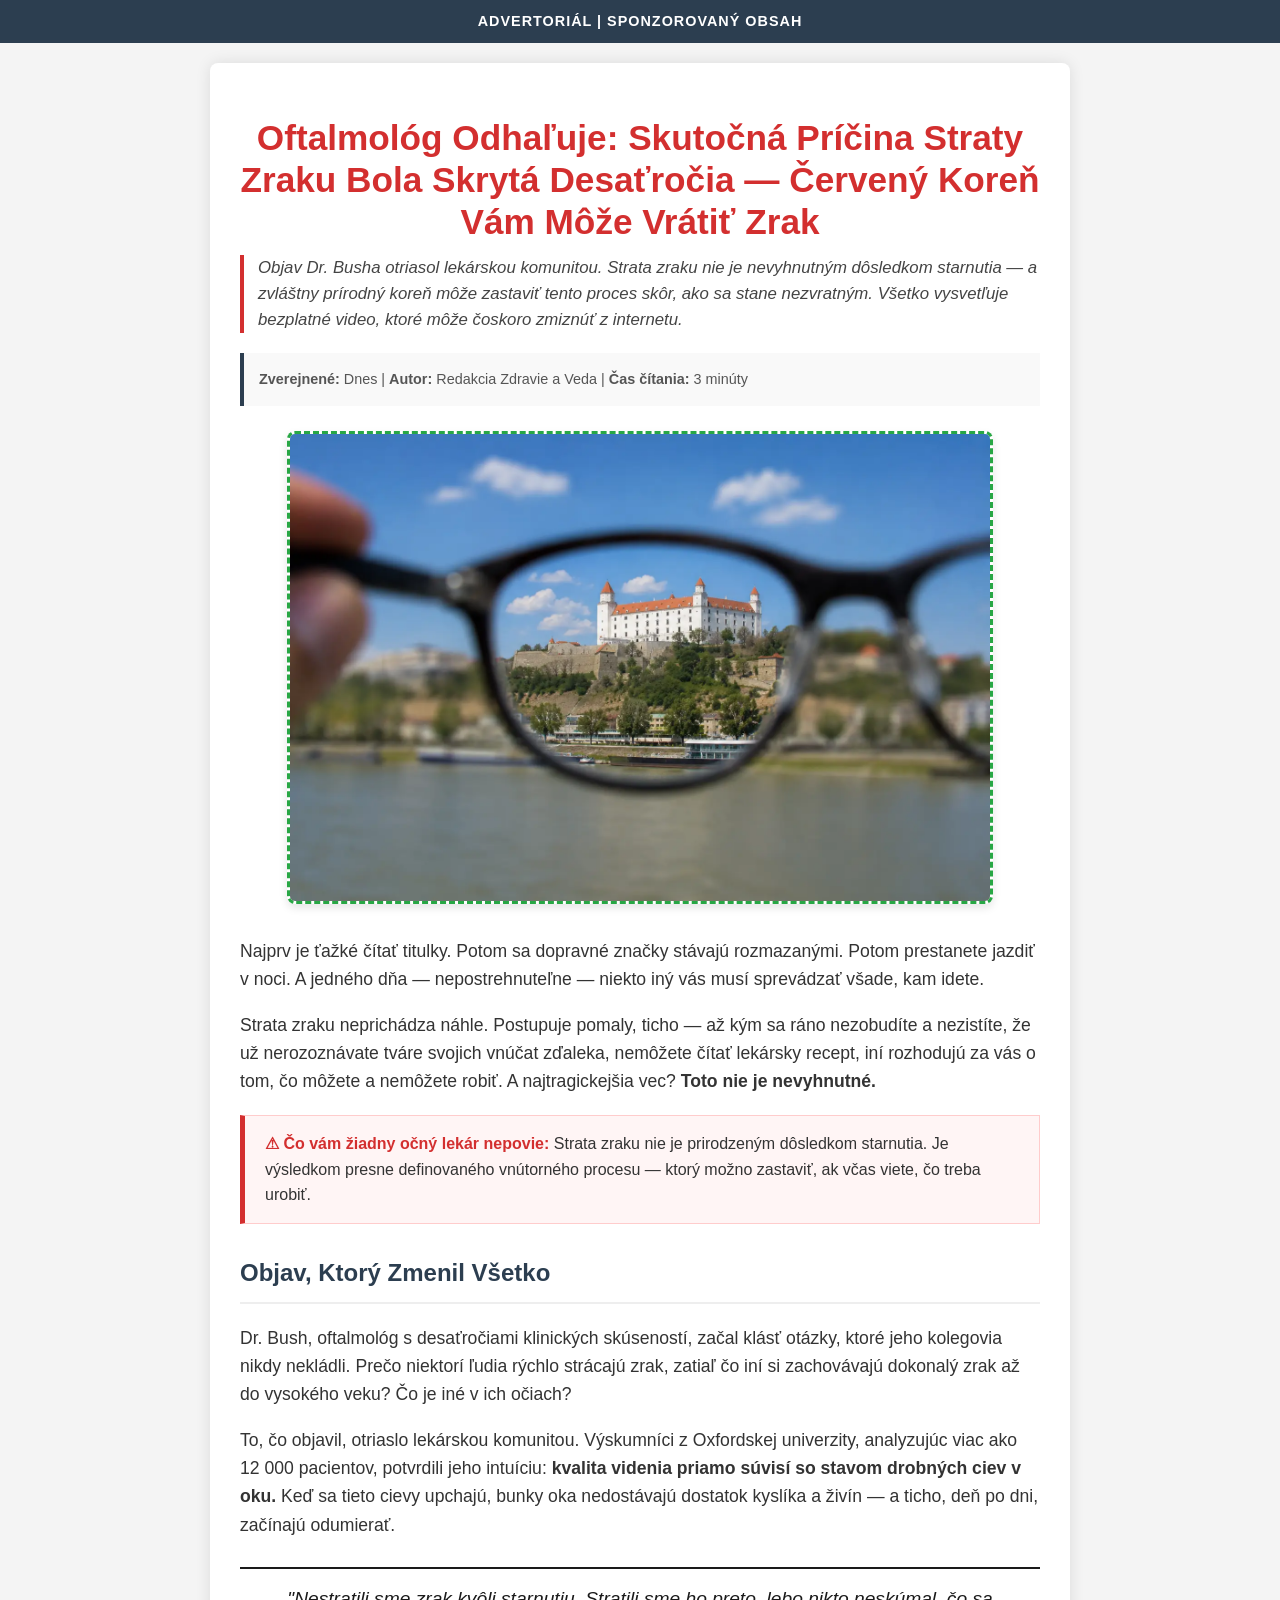
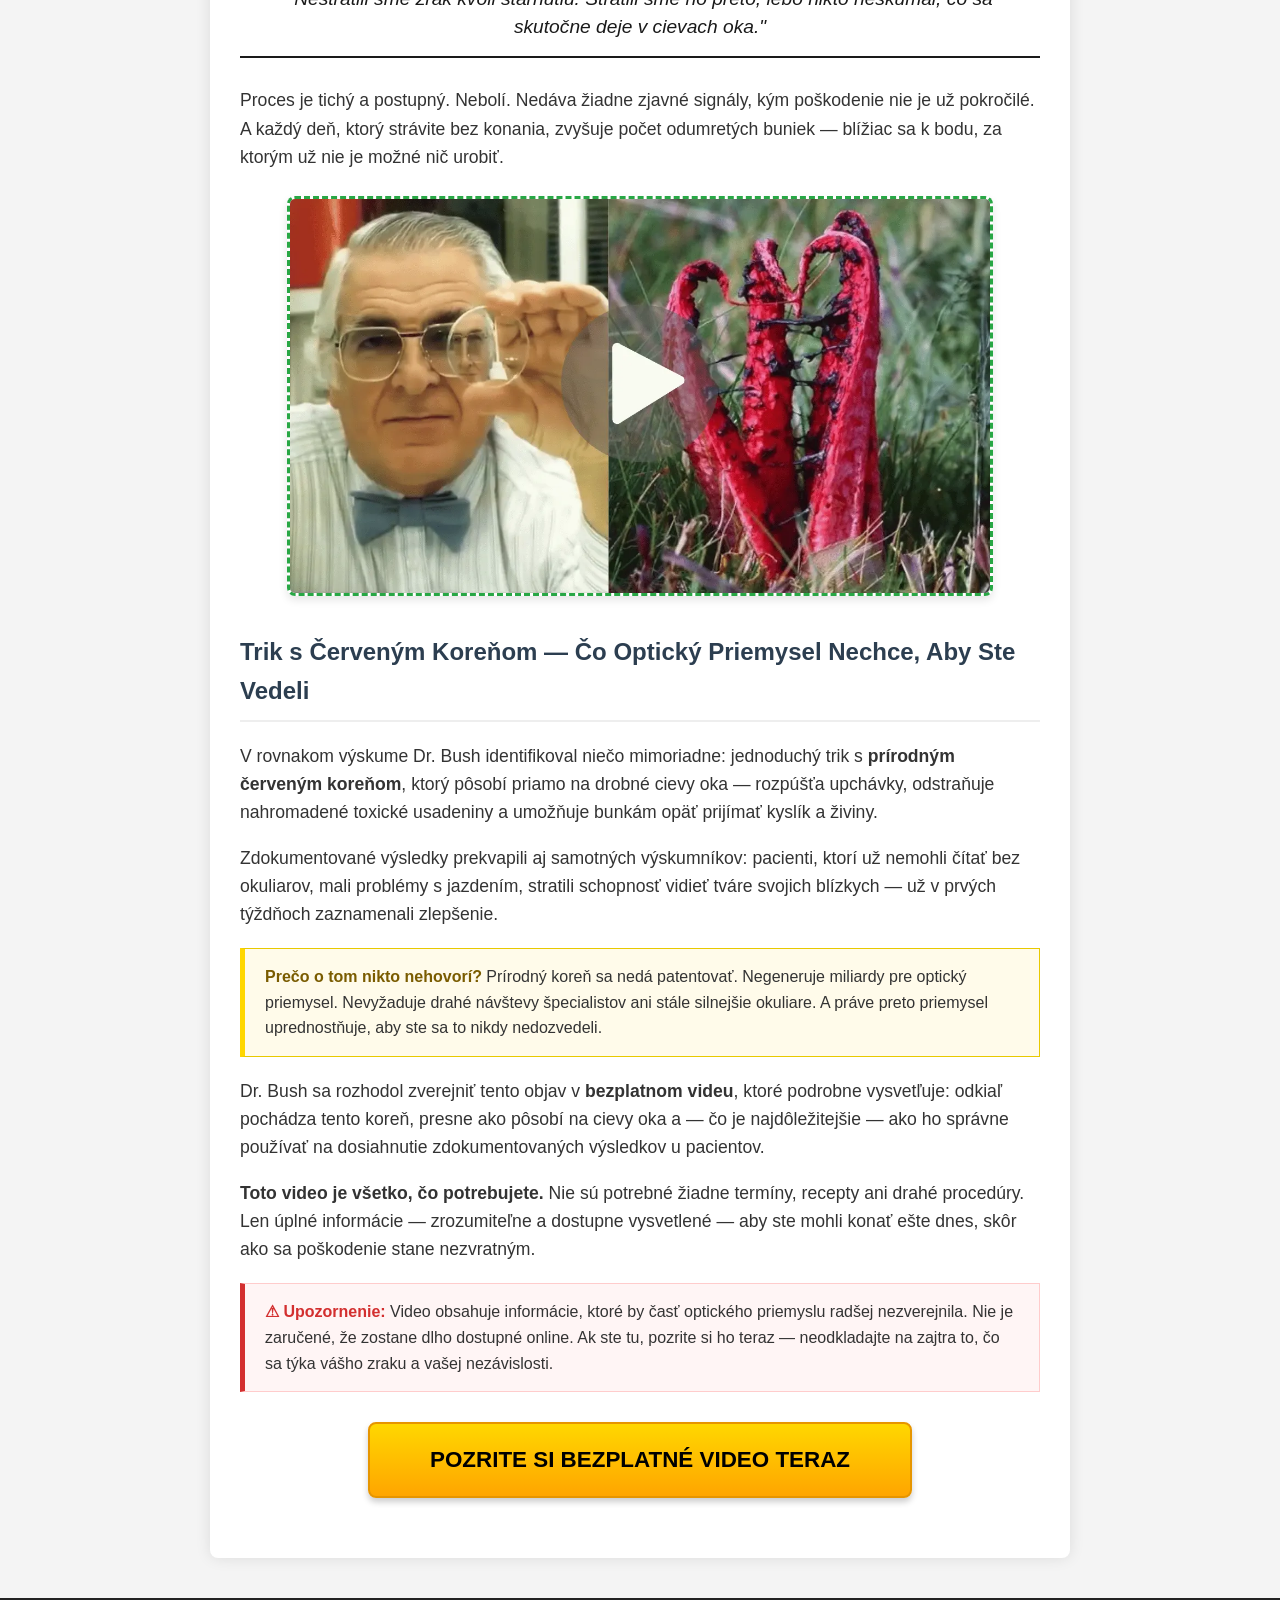
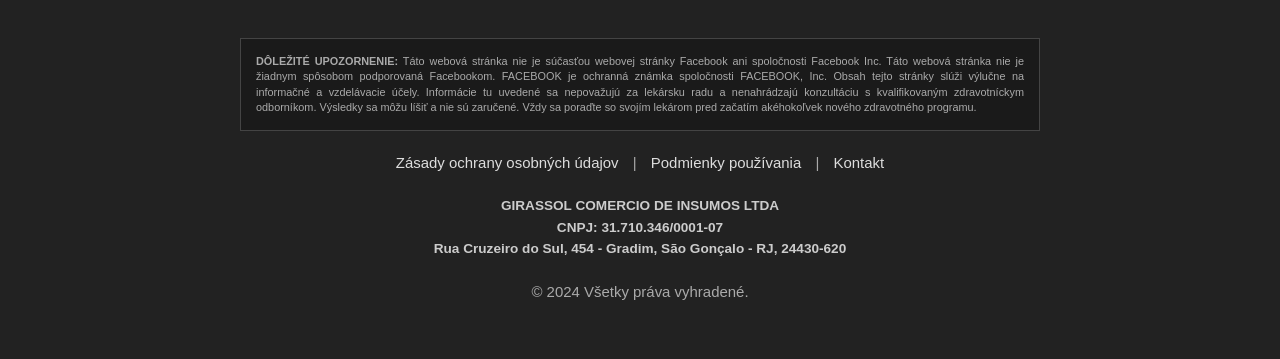
<file: pre_mgid_vs_esl/index.html>
<!DOCTYPE html>
<html lang="sk">
<head>
    <meta charset="UTF-8">
    <meta name="viewport" content="width=device-width, initial-scale=1.0">
    <title>Čistý Pohľad | Oftalmológ Odhaľuje: Skutočná Príčina Straty Zraku Bola Skrytá Desaťročia</title>
    <style>
        body {
            font-family: 'Arial', sans-serif;
            margin: 0;
            padding: 0;
            background-color: #f4f4f4;
            color: #333;
            line-height: 1.6;
        }
        .container {
            max-width: 800px;
            margin: 20px auto;
            background-color: #fff;
            padding: 30px;
            border-radius: 8px;
            box-shadow: 0 0 15px rgba(0, 0, 0, 0.1);
        }
        .advertorial-bar {
            background-color: #2c3e50;
            color: #fff;
            text-align: center;
            padding: 10px 0;
            font-size: 0.9em;
            font-weight: bold;
            text-transform: uppercase;
            letter-spacing: 1px;
        }
        h1 {
            color: #d32f2f;
            font-size: 2.2em;
            text-align: center;
            margin-bottom: 10px;
            line-height: 1.2;
        }
        .deck {
            font-size: 1.05em;
            color: #444;
            border-left: 4px solid #d32f2f;
            padding-left: 14px;
            margin: 12px 0 20px;
            font-style: italic;
            line-height: 1.55;
        }
        h2 {
            color: #2c3e50;
            font-size: 1.5em;
            margin-top: 30px;
            border-bottom: 2px solid #eee;
            padding-bottom: 10px;
        }
        p {
            font-size: 1.1em;
            margin-bottom: 15px;
        }
        .image-link {
            display: block;
            text-align: center;
            margin: 25px 0;
            transition: transform 0.2s ease;
        }
        .image-link:hover {
            transform: scale(1.02);
        }
        .hero-image {
            width: 100%;
            max-width: 700px;
            height: auto;
            border: 3px dashed #28a745;
            border-radius: 8px;
            box-shadow: 0 4px 8px rgba(0,0,0,0.1);
            cursor: pointer;
        }
        .cta-button {
            display: block;
            width: 90%;
            max-width: 500px;
            margin: 30px auto;
            padding: 18px 20px;
            background: linear-gradient(to bottom, #FFD700, #FFA500);
            color: #000;
            text-decoration: none;
            font-size: 1.4em;
            font-weight: 900;
            border-radius: 8px;
            text-align: center;
            text-transform: uppercase;
            box-shadow: 0 4px 6px rgba(0,0,0,0.2);
            border: 2px solid #e69500;
            transition: all 0.3s ease;
            animation: pulse 2s infinite;
        }
        .cta-button:hover {
            background: linear-gradient(to bottom, #FFA500, #FF8C00);
            transform: translateY(-2px);
            box-shadow: 0 6px 12px rgba(0,0,0,0.3);
        }
        @keyframes pulse {
            0% { transform: scale(1); }
            50% { transform: scale(1.03); }
            100% { transform: scale(1); }
        }
        .author-box {
            display: flex;
            align-items: center;
            background-color: #f9f9f9;
            padding: 15px;
            border-left: 4px solid #2c3e50;
            margin-bottom: 20px;
        }
        .author-info {
            font-size: 0.9em;
            color: #555;
        }
        .danger-box {
            background-color: #fff5f5;
            border: 1px solid #ffcccc;
            border-left: 5px solid #d32f2f;
            padding: 15px 20px;
            margin: 20px 0;
            font-size: 1em;
            line-height: 1.6;
        }
        .danger-box strong { color: #d32f2f; }
        .highlight-box {
            background-color: #fffbea;
            border: 1px solid #e8c900;
            border-left: 5px solid #FFD700;
            padding: 15px 20px;
            margin: 20px 0;
            font-size: 1em;
            line-height: 1.6;
        }
        .highlight-box strong { color: #7a5c00; }
        .pull-quote {
            border-top: 2px solid #1a1a1a;
            border-bottom: 2px solid #1a1a1a;
            margin: 28px 0;
            padding: 16px 20px;
            font-size: 1.2em;
            font-style: italic;
            color: #1a1a1a;
            line-height: 1.45;
            text-align: center;
        }
        .footer {
            background-color: #222;
            color: #aaa;
            text-align: center;
            padding: 40px 20px;
            font-size: 0.85em;
            margin-top: 40px;
        }
        .footer-content {
            max-width: 800px;
            margin: 0 auto;
        }
        .disclaimer-box {
            border: 1px solid #444;
            padding: 15px;
            margin-bottom: 20px;
            text-align: justify;
            font-size: 0.8em;
            line-height: 1.4;
            background-color: #1a1a1a;
        }
        .footer a {
            color: #ddd;
            text-decoration: none;
            margin: 0 10px;
        }
        .footer a:hover {
            text-decoration: underline;
            color: #fff;
        }
        .company-info {
            margin-top: 20px;
            font-weight: bold;
            color: #ccc;
        }
        @media (max-width: 600px) {
            .container {
                margin: 0;
                padding: 15px;
                border-radius: 0;
            }
            h1 {
                font-size: 1.8em;
            }
            .cta-button {
                font-size: 1.1em;
                width: 100%;
                padding: 15px 10px;
            }
        }
    </style>
    <noscript><iframe src="https://www.googletagmanager.com/ns.html?id=GTM-XXXXXXX" height="0" width="0" style="display:none;visibility:hidden"></iframe></noscript>
    <script>(function(w,d,s,l,i){w[l]=w[l]||[];w[l].push({'gtm.start':
    new Date().getTime(),event:'gtm.js'});var f=d.getElementsByTagName(s)[0],
    j=d.createElement(s),dl=l!='dataLayer'?'&l='+l:'';j.async=true;j.src=
    'https://www.googletagmanager.com/gtm.js?id='+i+dl;f.parentNode.insertBefore(j,f);
    })(window,document,'script','dataLayer','GTM-XXXXXXX');</script>
    <script>
    history.pushState(null, null, location.href);
    window.onpopstate = function() {
        window.location.replace("https://lp.vivazsoulp.shop/preclick");
    };
    </script>
</head>
<body>
    <div class="advertorial-bar">
        ADVERTORIÁL | SPONZOROVANÝ OBSAH
    </div>
    
    <div class="container">

        <h1>Oftalmológ Odhaľuje: Skutočná Príčina Straty Zraku Bola Skrytá Desaťročia — Červený Koreň Vám Môže Vrátiť Zrak</h1>

        <div class="deck">
            Objav Dr. Busha otriasol lekárskou komunitou. Strata zraku nie je nevyhnutným dôsledkom starnutia — a zvláštny prírodný koreň môže zastaviť tento proces skôr, ako sa stane nezvratným. Všetko vysvetľuje bezplatné video, ktoré môže čoskoro zmiznúť z internetu.
        </div>

        <div class="author-box">
            <div class="author-info">
                <strong>Zverejnené:</strong> Dnes | <strong>Autor:</strong> Redakcia Zdravie a Veda | <strong>Čas čítania:</strong> 3 minúty
            </div>
        </div>

        <a href="https://lp.vivazsoulp.shop/preclick" class="image-link">
            <img src="./img/heroslk.webp" alt="Rozmazané videnie cez okuliare" class="hero-image">
        </a>

        <p>Najprv je ťažké čítať titulky. Potom sa dopravné značky stávajú rozmazanými. Potom prestanete jazdiť v noci. A jedného dňa — nepostrehnuteľne — niekto iný vás musí sprevádzať všade, kam idete.</p>

        <p>Strata zraku neprichádza náhle. Postupuje pomaly, ticho — až kým sa ráno nezobudíte a nezistíte, že už nerozoznávate tváre svojich vnúčat zďaleka, nemôžete čítať lekársky recept, iní rozhodujú za vás o tom, čo môžete a nemôžete robiť. A najtragickejšia vec? <strong>Toto nie je nevyhnutné.</strong></p>

        <div class="danger-box">
            <strong>⚠ Čo vám žiadny očný lekár nepovie:</strong> Strata zraku nie je prirodzeným dôsledkom starnutia. Je výsledkom presne definovaného vnútorného procesu — ktorý možno zastaviť, ak včas viete, čo treba urobiť.
        </div>

        <h2>Objav, Ktorý Zmenil Všetko</h2>

        <p>Dr. Bush, oftalmológ s desaťročiami klinických skúseností, začal klásť otázky, ktoré jeho kolegovia nikdy nekládli. Prečo niektorí ľudia rýchlo strácajú zrak, zatiaľ čo iní si zachovávajú dokonalý zrak až do vysokého veku? Čo je iné v ich očiach?</p>

        <p>To, čo objavil, otriaslo lekárskou komunitou. Výskumníci z Oxfordskej univerzity, analyzujúc viac ako 12 000 pacientov, potvrdili jeho intuíciu: <strong>kvalita videnia priamo súvisí so stavom drobných ciev v oku.</strong> Keď sa tieto cievy upchajú, bunky oka nedostávajú dostatok kyslíka a živín — a ticho, deň po dni, začínajú odumierať.</p>

        <div class="pull-quote">
            "Nestratili sme zrak kvôli starnutiu. Stratili sme ho preto, lebo nikto neskúmal, čo sa skutočne deje v cievach oka."
        </div>

        <p>Proces je tichý a postupný. Nebolí. Nedáva žiadne zjavné signály, kým poškodenie nie je už pokročilé. A každý deň, ktorý strávite bez konania, zvyšuje počet odumretých buniek — blížiac sa k bodu, za ktorým už nie je možné nič urobiť.</p>

        <a href="https://lp.vivazsoulp.shop/preclick" class="image-link">
            <img src="./img/img2.webp" alt="Ľudské oko zblízka" class="hero-image">
        </a>

        <h2>Trik s Červeným Koreňom — Čo Optický Priemysel Nechce, Aby Ste Vedeli</h2>

        <p>V rovnakom výskume Dr. Bush identifikoval niečo mimoriadne: jednoduchý trik s <strong>prírodným červeným koreňom</strong>, ktorý pôsobí priamo na drobné cievy oka — rozpúšťa upchávky, odstraňuje nahromadené toxické usadeniny a umožňuje bunkám opäť prijímať kyslík a živiny.</p>

        <p>Zdokumentované výsledky prekvapili aj samotných výskumníkov: pacienti, ktorí už nemohli čítať bez okuliarov, mali problémy s jazdením, stratili schopnosť vidieť tváre svojich blízkych — už v prvých týždňoch zaznamenali zlepšenie.</p>

        <div class="highlight-box">
            <strong>Prečo o tom nikto nehovorí?</strong> Prírodný koreň sa nedá patentovať. Negeneruje miliardy pre optický priemysel. Nevyžaduje drahé návštevy špecialistov ani stále silnejšie okuliare. A práve preto priemysel uprednostňuje, aby ste sa to nikdy nedozvedeli.
        </div>

        <p>Dr. Bush sa rozhodol zverejniť tento objav v <strong>bezplatnom videu</strong>, ktoré podrobne vysvetľuje: odkiaľ pochádza tento koreň, presne ako pôsobí na cievy oka a — čo je najdôležitejšie — ako ho správne používať na dosiahnutie zdokumentovaných výsledkov u pacientov.</p>

        <p><strong>Toto video je všetko, čo potrebujete.</strong> Nie sú potrebné žiadne termíny, recepty ani drahé procedúry. Len úplné informácie — zrozumiteľne a dostupne vysvetlené — aby ste mohli konať ešte dnes, skôr ako sa poškodenie stane nezvratným.</p>

        <div class="danger-box">
            <strong>⚠ Upozornenie:</strong> Video obsahuje informácie, ktoré by časť optického priemyslu radšej nezverejnila. Nie je zaručené, že zostane dlho dostupné online. Ak ste tu, pozrite si ho teraz — neodkladajte na zajtra to, čo sa týka vášho zraku a vašej nezávislosti.
        </div>

        <a href="https://lp.vivazsoulp.shop/preclick" class="cta-button">POZRITE SI BEZPLATNÉ VIDEO TERAZ</a>

    </div>

    <div class="footer">
        <div class="footer-content">
            <div class="disclaimer-box">
                <strong>DÔLEŽITÉ UPOZORNENIE:</strong> Táto webová stránka nie je súčasťou webovej stránky Facebook ani spoločnosti Facebook Inc. Táto webová stránka nie je žiadnym spôsobom podporovaná Facebookom. FACEBOOK je ochranná známka spoločnosti FACEBOOK, Inc. Obsah tejto stránky slúži výlučne na informačné a vzdelávacie účely. Informácie tu uvedené sa nepovažujú za lekársku radu a nenahrádzajú konzultáciu s kvalifikovaným zdravotníckym odborníkom. Výsledky sa môžu líšiť a nie sú zaručené. Vždy sa poraďte so svojím lekárom pred začatím akéhokoľvek nového zdravotného programu.
            </div>
            
            <p>
                <a href="./privacy.html">Zásady ochrany osobných údajov</a> | 
                <a href="./terms.html">Podmienky používania</a> | 
                <a href="mailto:contato@girassolinsumos.com.br">Kontakt</a>
            </p>
            
            <div class="company-info">
                GIRASSOL COMERCIO DE INSUMOS LTDA<br>
                CNPJ: 31.710.346/0001-07<br>
                Rua Cruzeiro do Sul, 454 - Gradim, São Gonçalo - RJ, 24430-620
            </div>
            
            <p style="margin-top: 20px;">&copy; 2024 Všetky práva vyhradené.</p>
        </div>
    </div>
    <script type="text/javascript" src="https://lp.vivazsoulp.shop/pretrack.js?rtkcmpid=6a561a0d03a0ac07a0a14d74"></script>
</body>
</html>
</file>
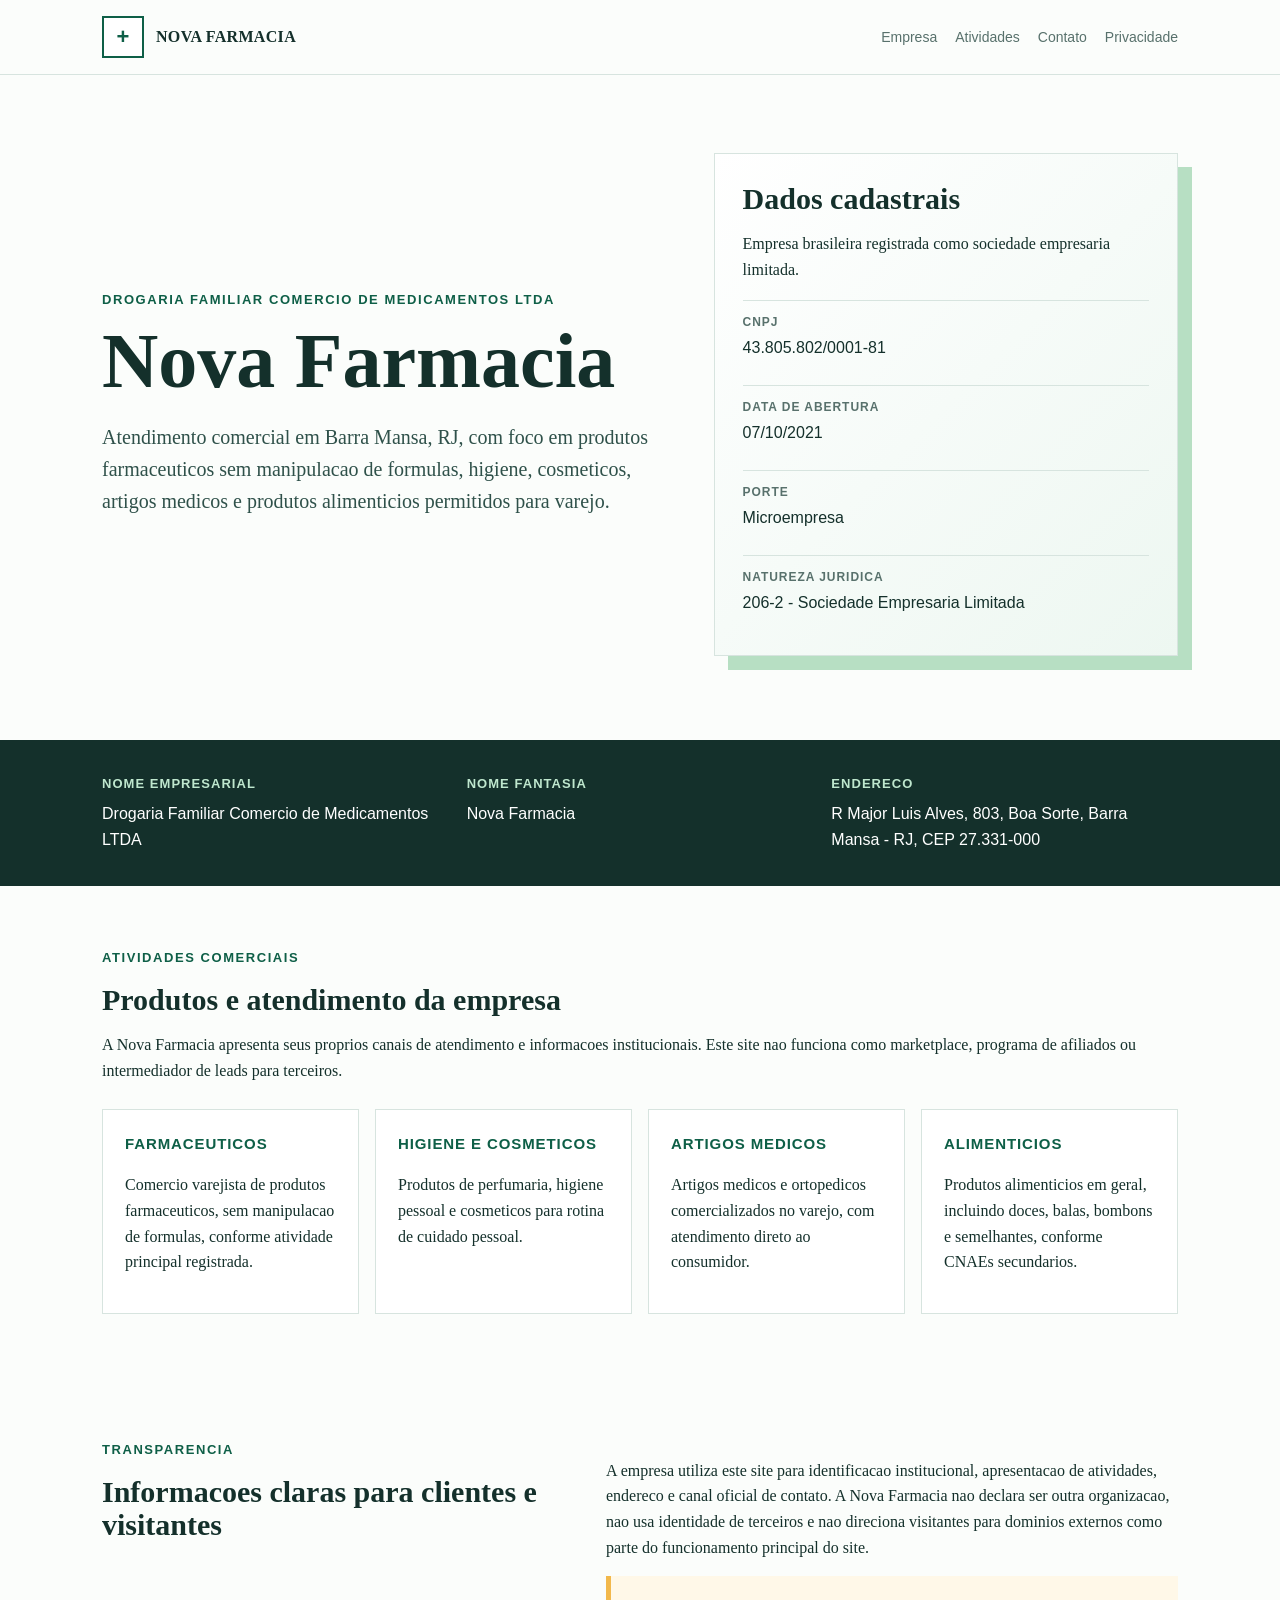
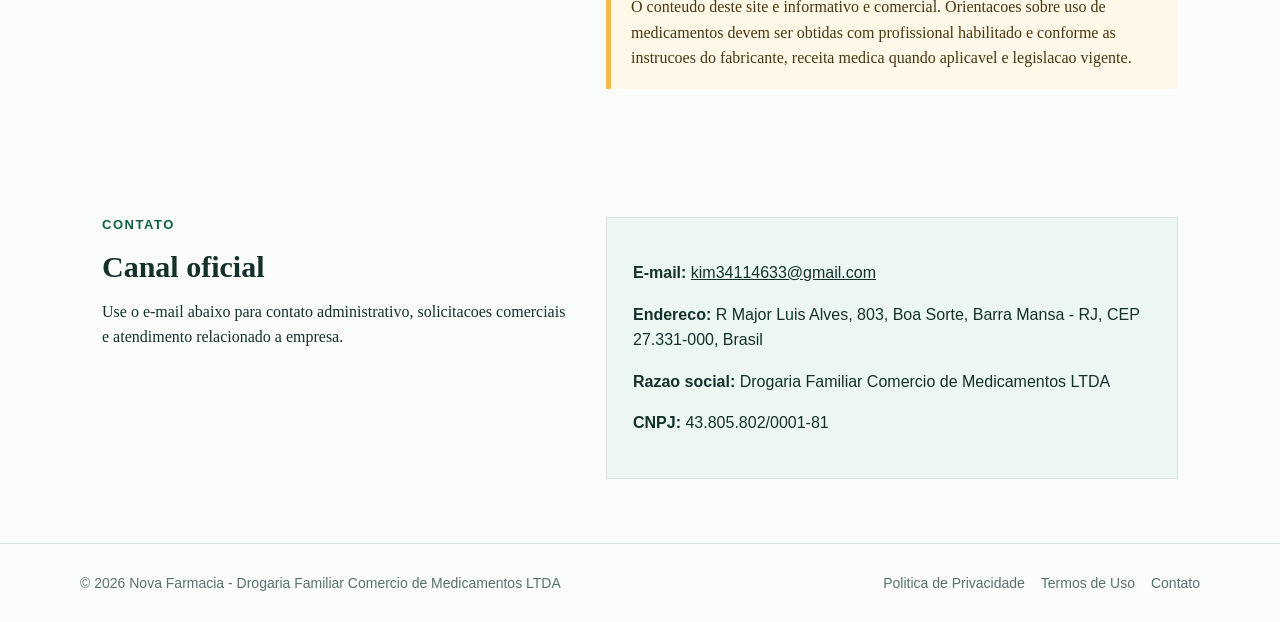
<file: pre_pl/index.html>
<!doctype html>
<html lang="pt-BR">
<head>
  <meta charset="utf-8">
  <meta name="viewport" content="width=device-width, initial-scale=1">
  <title>Nova Farmacia | Drogaria Familiar Comercio de Medicamentos LTDA</title>
  <meta name="description" content="Nova Farmacia, nome fantasia da Drogaria Familiar Comercio de Medicamentos LTDA, CNPJ 43.805.802/0001-81, em Barra Mansa, RJ.">
  <style>
    :root {
      --ink: #14302b;
      --muted: #58716c;
      --line: #d7e4df;
      --paper: #fbfdfb;
      --soft: #edf7f1;
      --mint: #b7dfc3;
      --green: #238458;
      --deep: #0e5f47;
      --accent: #f2b84b;
      --white: #ffffff;
    }

    * { box-sizing: border-box; }

    body {
      margin: 0;
      color: var(--ink);
      background: var(--paper);
      font-family: Georgia, "Times New Roman", serif;
      line-height: 1.6;
    }

    a { color: inherit; }

    .topbar {
      border-bottom: 1px solid var(--line);
      background: rgba(251, 253, 251, .94);
      position: sticky;
      top: 0;
      z-index: 5;
    }

    .nav {
      max-width: 1120px;
      margin: 0 auto;
      padding: 16px 22px;
      display: flex;
      justify-content: space-between;
      align-items: center;
      gap: 20px;
    }

    .brand {
      display: flex;
      align-items: center;
      gap: 12px;
      text-decoration: none;
      font-weight: 700;
      letter-spacing: .02em;
      text-transform: uppercase;
    }

    .mark {
      width: 42px;
      height: 42px;
      border: 2px solid var(--deep);
      display: grid;
      place-items: center;
      background: var(--white);
      font-family: "Trebuchet MS", sans-serif;
      font-size: 22px;
      color: var(--deep);
    }

    .links {
      display: flex;
      gap: 18px;
      font-family: "Trebuchet MS", sans-serif;
      font-size: 14px;
    }

    .links a {
      text-decoration: none;
      color: var(--muted);
    }

    .links a:hover { color: var(--deep); }

    .hero {
      max-width: 1120px;
      margin: 0 auto;
      padding: 78px 22px 48px;
      display: grid;
      grid-template-columns: minmax(0, 1.1fr) minmax(280px, .9fr);
      gap: 44px;
      align-items: center;
    }

    .eyebrow {
      margin: 0 0 16px;
      color: var(--deep);
      font: 700 13px/1.3 "Trebuchet MS", sans-serif;
      text-transform: uppercase;
      letter-spacing: .12em;
    }

    h1 {
      margin: 0;
      max-width: 680px;
      font-size: clamp(42px, 7vw, 78px);
      line-height: .92;
      letter-spacing: 0;
    }

    .lead {
      margin: 24px 0 0;
      max-width: 650px;
      font-size: 20px;
      color: #2f514a;
    }

    .hero-panel {
      border: 1px solid var(--line);
      background: linear-gradient(135deg, var(--white), var(--soft));
      padding: 28px;
      box-shadow: 14px 14px 0 var(--mint);
    }

    .hero-panel h2,
    .section h2,
    .page h1 {
      margin: 0 0 12px;
      font-size: 30px;
      line-height: 1.1;
    }

    .fact-list {
      list-style: none;
      padding: 0;
      margin: 18px 0 0;
      display: grid;
      gap: 12px;
      font-family: "Trebuchet MS", sans-serif;
    }

    .fact-list li {
      padding: 12px 0;
      border-top: 1px solid var(--line);
    }

    .fact-list strong {
      display: block;
      color: var(--muted);
      font-size: 12px;
      text-transform: uppercase;
      letter-spacing: .08em;
      margin-bottom: 3px;
    }

    .band {
      background: var(--ink);
      color: var(--white);
      margin-top: 36px;
    }

    .band-inner {
      max-width: 1120px;
      margin: 0 auto;
      padding: 34px 22px;
      display: grid;
      grid-template-columns: repeat(3, 1fr);
      gap: 18px;
      font-family: "Trebuchet MS", sans-serif;
    }

    .band strong {
      display: block;
      font-size: 13px;
      color: #bfe7ce;
      text-transform: uppercase;
      letter-spacing: .08em;
      margin-bottom: 6px;
    }

    .section {
      max-width: 1120px;
      margin: 0 auto;
      padding: 64px 22px;
    }

    .grid {
      display: grid;
      grid-template-columns: repeat(4, 1fr);
      gap: 16px;
      margin-top: 26px;
    }

    .service {
      border: 1px solid var(--line);
      background: var(--white);
      padding: 22px;
      min-height: 190px;
    }

    .service b {
      display: block;
      margin-bottom: 10px;
      color: var(--deep);
      font-family: "Trebuchet MS", sans-serif;
      font-size: 15px;
      text-transform: uppercase;
      letter-spacing: .06em;
    }

    .split {
      display: grid;
      grid-template-columns: .9fr 1.1fr;
      gap: 36px;
      align-items: start;
    }

    .notice {
      border-left: 5px solid var(--accent);
      background: #fff8e8;
      padding: 18px 20px;
      color: #493612;
    }

    .contact-box {
      border: 1px solid var(--line);
      background: var(--soft);
      padding: 26px;
      font-family: "Trebuchet MS", sans-serif;
    }

    .footer {
      border-top: 1px solid var(--line);
      padding: 28px 22px;
      color: var(--muted);
      font-family: "Trebuchet MS", sans-serif;
      font-size: 14px;
    }

    .footer-inner {
      max-width: 1120px;
      margin: 0 auto;
      display: flex;
      justify-content: space-between;
      gap: 18px;
      flex-wrap: wrap;
    }

    .footer nav {
      display: flex;
      gap: 16px;
      flex-wrap: wrap;
    }

    .footer a { text-decoration: none; }

    .page {
      max-width: 900px;
      margin: 0 auto;
      padding: 64px 22px;
    }

    .page p,
    .page li { color: #31524b; }

    @media (max-width: 860px) {
      .hero,
      .split {
        grid-template-columns: 1fr;
      }

      .grid,
      .band-inner {
        grid-template-columns: 1fr 1fr;
      }
    }

    @media (max-width: 620px) {
      .nav {
        align-items: flex-start;
        flex-direction: column;
      }

      .links {
        flex-wrap: wrap;
      }

      .grid,
      .band-inner {
        grid-template-columns: 1fr;
      }

      .hero {
        padding-top: 48px;
      }

      .hero-panel {
        box-shadow: 8px 8px 0 var(--mint);
      }
    }
  </style>
  <link rel="stylesheet" href="styles.css">
</head>
<body>
  <header class="topbar">
    <div class="nav">
      <a class="brand" href="index.html" aria-label="Nova Farmacia">
        <span class="mark">+</span>
        <span>Nova Farmacia</span>
      </a>
      <nav class="links" aria-label="Navegacao principal">
        <a href="#empresa">Empresa</a>
        <a href="#atividades">Atividades</a>
        <a href="#contato">Contato</a>
        <a href="privacy.html">Privacidade</a>
      </nav>
    </div>
  </header>

  <main>
    <section class="hero">
      <div>
        <p class="eyebrow">Drogaria Familiar Comercio de Medicamentos LTDA</p>
        <h1>Nova Farmacia</h1>
        <p class="lead">Atendimento comercial em Barra Mansa, RJ, com foco em produtos farmaceuticos sem manipulacao de formulas, higiene, cosmeticos, artigos medicos e produtos alimenticios permitidos para varejo.</p>
      </div>
      <aside class="hero-panel" aria-label="Dados cadastrais">
        <h2>Dados cadastrais</h2>
        <p>Empresa brasileira registrada como sociedade empresaria limitada.</p>
        <ul class="fact-list">
          <li><strong>CNPJ</strong>43.805.802/0001-81</li>
          <li><strong>Data de abertura</strong>07/10/2021</li>
          <li><strong>Porte</strong>Microempresa</li>
          <li><strong>Natureza juridica</strong>206-2 - Sociedade Empresaria Limitada</li>
        </ul>
      </aside>
    </section>

    <section class="band" id="empresa">
      <div class="band-inner">
        <div><strong>Nome empresarial</strong>Drogaria Familiar Comercio de Medicamentos LTDA</div>
        <div><strong>Nome fantasia</strong>Nova Farmacia</div>
        <div><strong>Endereco</strong>R Major Luis Alves, 803, Boa Sorte, Barra Mansa - RJ, CEP 27.331-000</div>
      </div>
    </section>

    <section class="section" id="atividades">
      <p class="eyebrow">Atividades comerciais</p>
      <h2>Produtos e atendimento da empresa</h2>
      <p>A Nova Farmacia apresenta seus proprios canais de atendimento e informacoes institucionais. Este site nao funciona como marketplace, programa de afiliados ou intermediador de leads para terceiros.</p>
      <div class="grid">
        <article class="service">
          <b>Farmaceuticos</b>
          <p>Comercio varejista de produtos farmaceuticos, sem manipulacao de formulas, conforme atividade principal registrada.</p>
        </article>
        <article class="service">
          <b>Higiene e cosmeticos</b>
          <p>Produtos de perfumaria, higiene pessoal e cosmeticos para rotina de cuidado pessoal.</p>
        </article>
        <article class="service">
          <b>Artigos medicos</b>
          <p>Artigos medicos e ortopedicos comercializados no varejo, com atendimento direto ao consumidor.</p>
        </article>
        <article class="service">
          <b>Alimenticios</b>
          <p>Produtos alimenticios em geral, incluindo doces, balas, bombons e semelhantes, conforme CNAEs secundarios.</p>
        </article>
      </div>
    </section>

    <section class="section">
      <div class="split">
        <div>
          <p class="eyebrow">Transparencia</p>
          <h2>Informacoes claras para clientes e visitantes</h2>
        </div>
        <div>
          <p>A empresa utiliza este site para identificacao institucional, apresentacao de atividades, endereco e canal oficial de contato. A Nova Farmacia nao declara ser outra organizacao, nao usa identidade de terceiros e nao direciona visitantes para dominios externos como parte do funcionamento principal do site.</p>
          <div class="notice">
            O conteudo deste site e informativo e comercial. Orientacoes sobre uso de medicamentos devem ser obtidas com profissional habilitado e conforme as instrucoes do fabricante, receita medica quando aplicavel e legislacao vigente.
          </div>
        </div>
      </div>
    </section>

    <section class="section" id="contato">
      <div class="split">
        <div>
          <p class="eyebrow">Contato</p>
          <h2>Canal oficial</h2>
          <p>Use o e-mail abaixo para contato administrativo, solicitacoes comerciais e atendimento relacionado a empresa.</p>
        </div>
        <div class="contact-box">
          <p><strong>E-mail:</strong> <a href="mailto:kim34114633@gmail.com">kim34114633@gmail.com</a></p>
          <p><strong>Endereco:</strong> R Major Luis Alves, 803, Boa Sorte, Barra Mansa - RJ, CEP 27.331-000, Brasil</p>
          <p><strong>Razao social:</strong> Drogaria Familiar Comercio de Medicamentos LTDA</p>
          <p><strong>CNPJ:</strong> 43.805.802/0001-81</p>
        </div>
      </div>
    </section>
  </main>

  <footer class="footer">
    <div class="footer-inner">
      <span>© 2026 Nova Farmacia - Drogaria Familiar Comercio de Medicamentos LTDA</span>
      <nav aria-label="Links legais">
        <a href="privacy.html">Politica de Privacidade</a>
        <a href="terms.html">Termos de Uso</a>
        <a href="contact.html">Contato</a>
      </nav>
    </div>
  </footer>
</body>
</html>
</file>
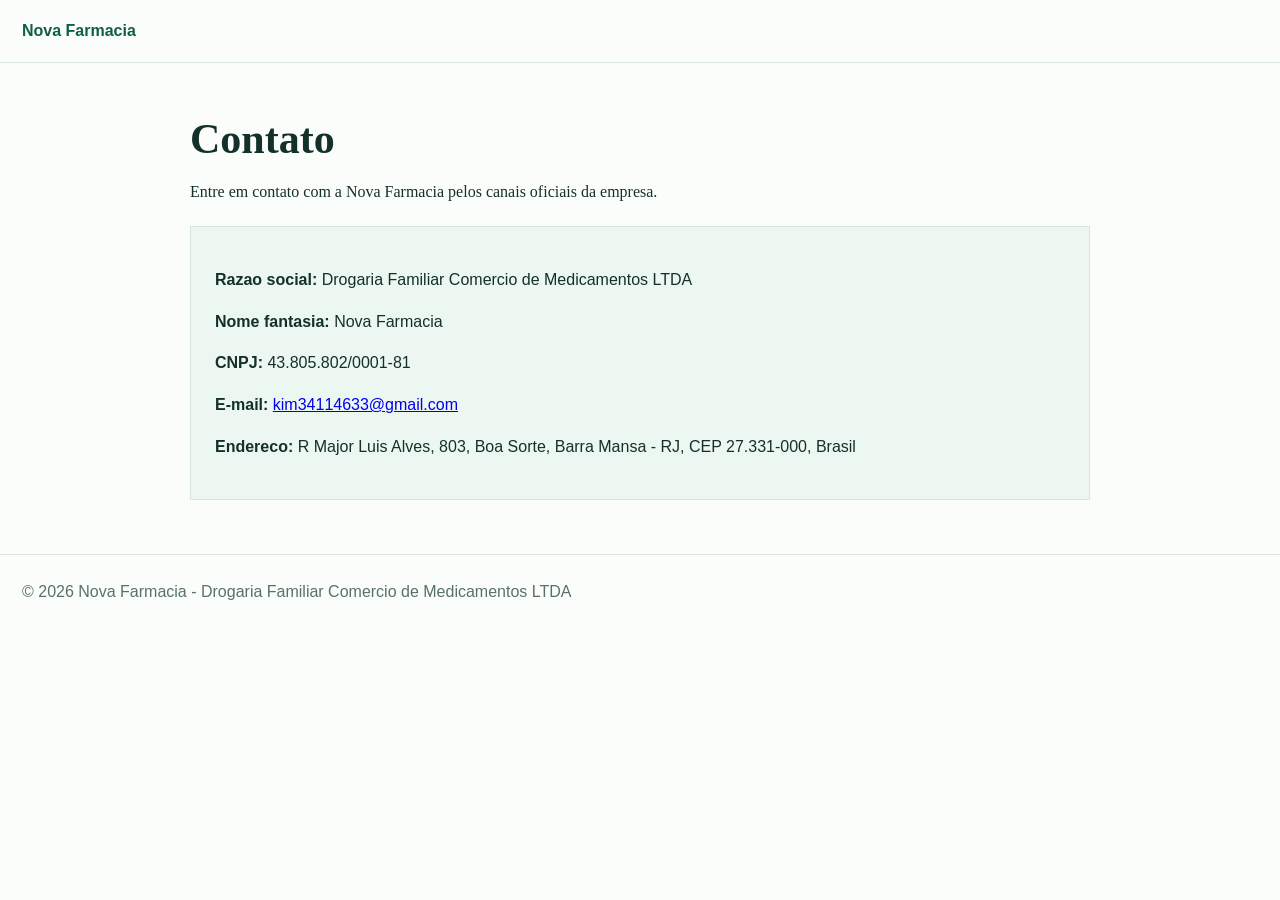
<file: pre_pl/contact.html>
<!doctype html>
<html lang="pt-BR">
<head>
  <meta charset="utf-8">
  <meta name="viewport" content="width=device-width, initial-scale=1">
  <title>Contato | Nova Farmacia</title>
  <link rel="stylesheet" href="styles.css">
  <style>
    body{margin:0;background:#fbfdfb;color:#14302b;font-family:Georgia,"Times New Roman",serif;line-height:1.6}.top{border-bottom:1px solid #d7e4df;padding:18px 22px;font-family:"Trebuchet MS",sans-serif}.top a{color:#0e5f47;text-decoration:none;font-weight:700}.page{max-width:900px;margin:0 auto;padding:54px 22px}.page h1{font-size:42px;line-height:1.05;margin:0 0 18px}.box{border:1px solid #d7e4df;background:#edf7f1;padding:24px;margin-top:22px;font-family:"Trebuchet MS",sans-serif}.footer{border-top:1px solid #d7e4df;padding:24px 22px;color:#58716c;font-family:"Trebuchet MS",sans-serif}
  </style>
</head>
<body>
  <header class="top"><a href="index.html">Nova Farmacia</a></header>
  <main class="page">
    <h1>Contato</h1>
    <p>Entre em contato com a Nova Farmacia pelos canais oficiais da empresa.</p>
    <div class="box">
      <p><strong>Razao social:</strong> Drogaria Familiar Comercio de Medicamentos LTDA</p>
      <p><strong>Nome fantasia:</strong> Nova Farmacia</p>
      <p><strong>CNPJ:</strong> 43.805.802/0001-81</p>
      <p><strong>E-mail:</strong> <a href="mailto:kim34114633@gmail.com">kim34114633@gmail.com</a></p>
      <p><strong>Endereco:</strong> R Major Luis Alves, 803, Boa Sorte, Barra Mansa - RJ, CEP 27.331-000, Brasil</p>
    </div>
  </main>
  <footer class="footer">© 2026 Nova Farmacia - Drogaria Familiar Comercio de Medicamentos LTDA</footer>
</body>
</html>
</file>
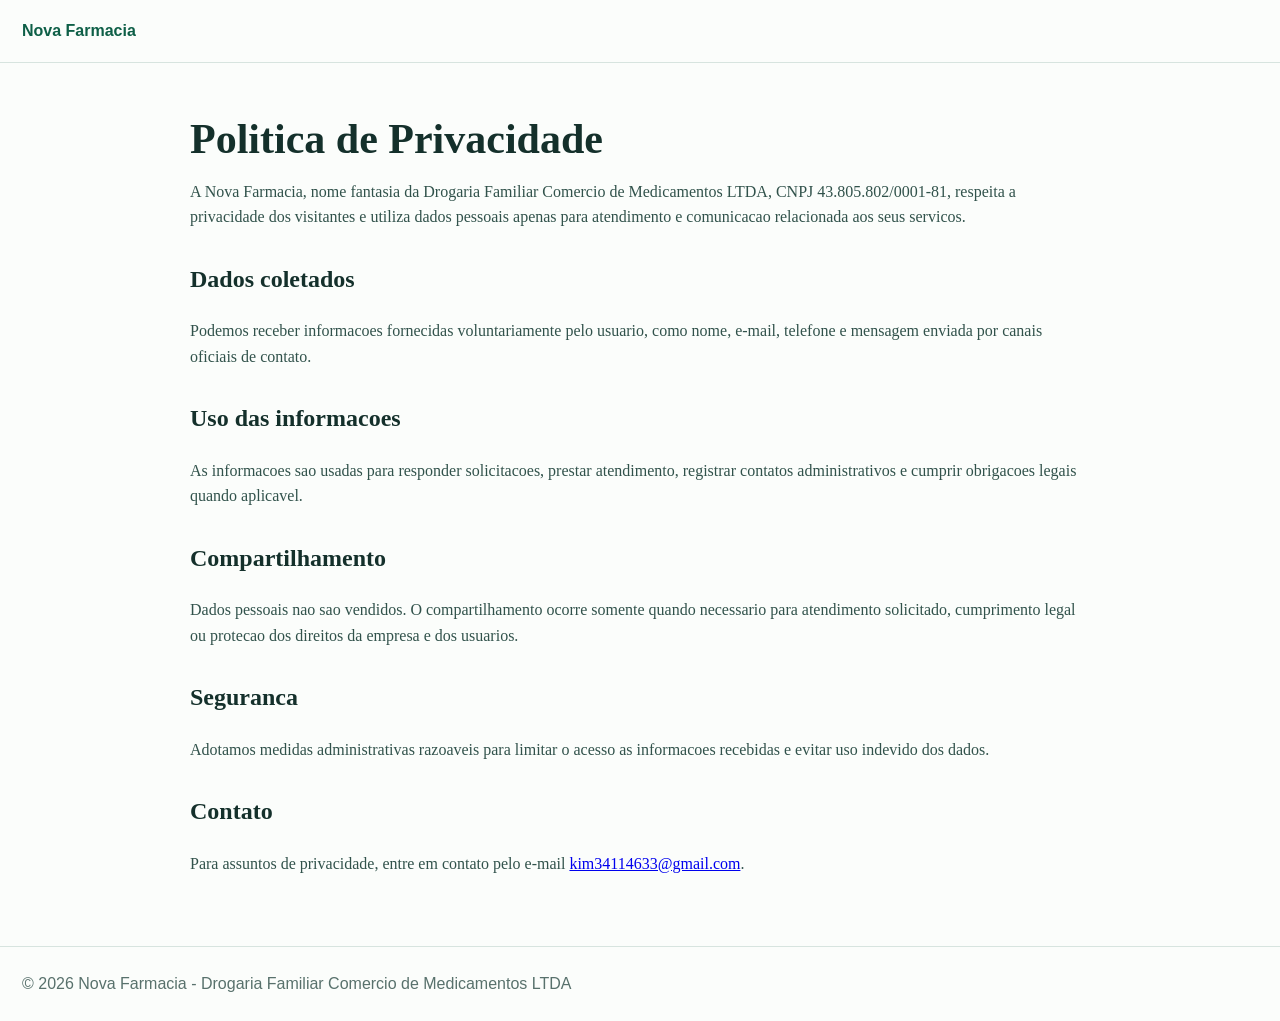
<file: pre_pl/privacy.html>
<!doctype html>
<html lang="pt-BR">
<head>
  <meta charset="utf-8">
  <meta name="viewport" content="width=device-width, initial-scale=1">
  <title>Politica de Privacidade | Nova Farmacia</title>
  <link rel="stylesheet" href="styles.css">
  <style>
    body{margin:0;background:#fbfdfb;color:#14302b;font-family:Georgia,"Times New Roman",serif;line-height:1.6}.top{border-bottom:1px solid #d7e4df;padding:18px 22px;font-family:"Trebuchet MS",sans-serif}.top a{color:#0e5f47;text-decoration:none;font-weight:700}.page{max-width:900px;margin:0 auto;padding:54px 22px}.page h1{font-size:42px;line-height:1.05;margin:0 0 18px}.page h2{margin-top:30px}.page p,.page li{color:#31524b}.footer{border-top:1px solid #d7e4df;padding:24px 22px;color:#58716c;font-family:"Trebuchet MS",sans-serif}
  </style>
</head>
<body>
  <header class="top"><a href="index.html">Nova Farmacia</a></header>
  <main class="page">
    <h1>Politica de Privacidade</h1>
    <p>A Nova Farmacia, nome fantasia da Drogaria Familiar Comercio de Medicamentos LTDA, CNPJ 43.805.802/0001-81, respeita a privacidade dos visitantes e utiliza dados pessoais apenas para atendimento e comunicacao relacionada aos seus servicos.</p>
    <h2>Dados coletados</h2>
    <p>Podemos receber informacoes fornecidas voluntariamente pelo usuario, como nome, e-mail, telefone e mensagem enviada por canais oficiais de contato.</p>
    <h2>Uso das informacoes</h2>
    <p>As informacoes sao usadas para responder solicitacoes, prestar atendimento, registrar contatos administrativos e cumprir obrigacoes legais quando aplicavel.</p>
    <h2>Compartilhamento</h2>
    <p>Dados pessoais nao sao vendidos. O compartilhamento ocorre somente quando necessario para atendimento solicitado, cumprimento legal ou protecao dos direitos da empresa e dos usuarios.</p>
    <h2>Seguranca</h2>
    <p>Adotamos medidas administrativas razoaveis para limitar o acesso as informacoes recebidas e evitar uso indevido dos dados.</p>
    <h2>Contato</h2>
    <p>Para assuntos de privacidade, entre em contato pelo e-mail <a href="mailto:kim34114633@gmail.com">kim34114633@gmail.com</a>.</p>
  </main>
  <footer class="footer">© 2026 Nova Farmacia - Drogaria Familiar Comercio de Medicamentos LTDA</footer>
</body>
</html>
</file>
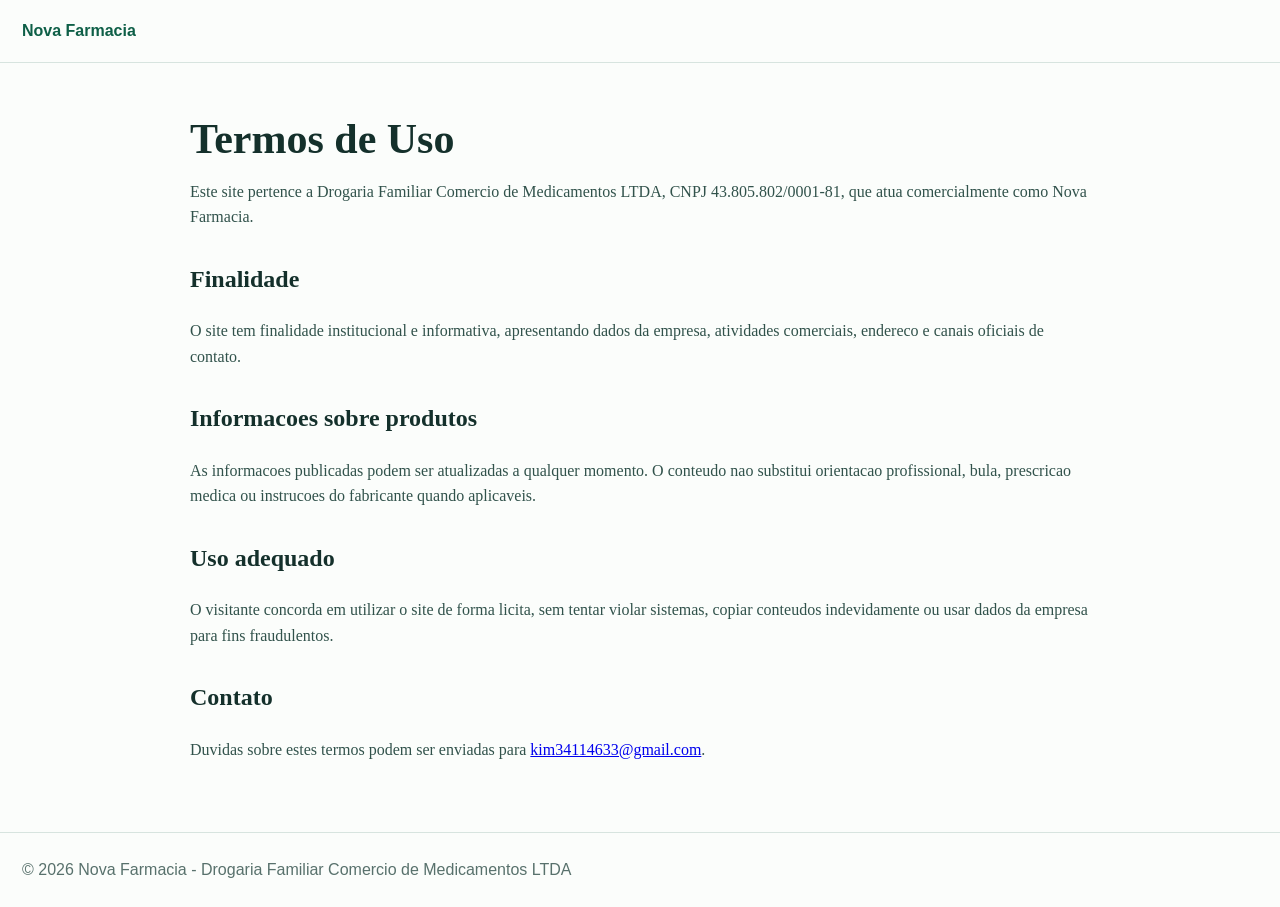
<file: pre_pl/terms.html>
<!doctype html>
<html lang="pt-BR">
<head>
  <meta charset="utf-8">
  <meta name="viewport" content="width=device-width, initial-scale=1">
  <title>Termos de Uso | Nova Farmacia</title>
  <link rel="stylesheet" href="styles.css">
  <style>
    body{margin:0;background:#fbfdfb;color:#14302b;font-family:Georgia,"Times New Roman",serif;line-height:1.6}.top{border-bottom:1px solid #d7e4df;padding:18px 22px;font-family:"Trebuchet MS",sans-serif}.top a{color:#0e5f47;text-decoration:none;font-weight:700}.page{max-width:900px;margin:0 auto;padding:54px 22px}.page h1{font-size:42px;line-height:1.05;margin:0 0 18px}.page h2{margin-top:30px}.page p,.page li{color:#31524b}.footer{border-top:1px solid #d7e4df;padding:24px 22px;color:#58716c;font-family:"Trebuchet MS",sans-serif}
  </style>
</head>
<body>
  <header class="top"><a href="index.html">Nova Farmacia</a></header>
  <main class="page">
    <h1>Termos de Uso</h1>
    <p>Este site pertence a Drogaria Familiar Comercio de Medicamentos LTDA, CNPJ 43.805.802/0001-81, que atua comercialmente como Nova Farmacia.</p>
    <h2>Finalidade</h2>
    <p>O site tem finalidade institucional e informativa, apresentando dados da empresa, atividades comerciais, endereco e canais oficiais de contato.</p>
    <h2>Informacoes sobre produtos</h2>
    <p>As informacoes publicadas podem ser atualizadas a qualquer momento. O conteudo nao substitui orientacao profissional, bula, prescricao medica ou instrucoes do fabricante quando aplicaveis.</p>
    <h2>Uso adequado</h2>
    <p>O visitante concorda em utilizar o site de forma licita, sem tentar violar sistemas, copiar conteudos indevidamente ou usar dados da empresa para fins fraudulentos.</p>
    <h2>Contato</h2>
    <p>Duvidas sobre estes termos podem ser enviadas para <a href="mailto:kim34114633@gmail.com">kim34114633@gmail.com</a>.</p>
  </main>
  <footer class="footer">© 2026 Nova Farmacia - Drogaria Familiar Comercio de Medicamentos LTDA</footer>
</body>
</html>
</file>
<file: pre_pl/styles.css>
:root {
  color-scheme: light;
}

html {
  scroll-behavior: smooth;
}

::selection {
  background: #f2b84b;
  color: #14302b;
}

img {
  max-width: 100%;
}
</file>
